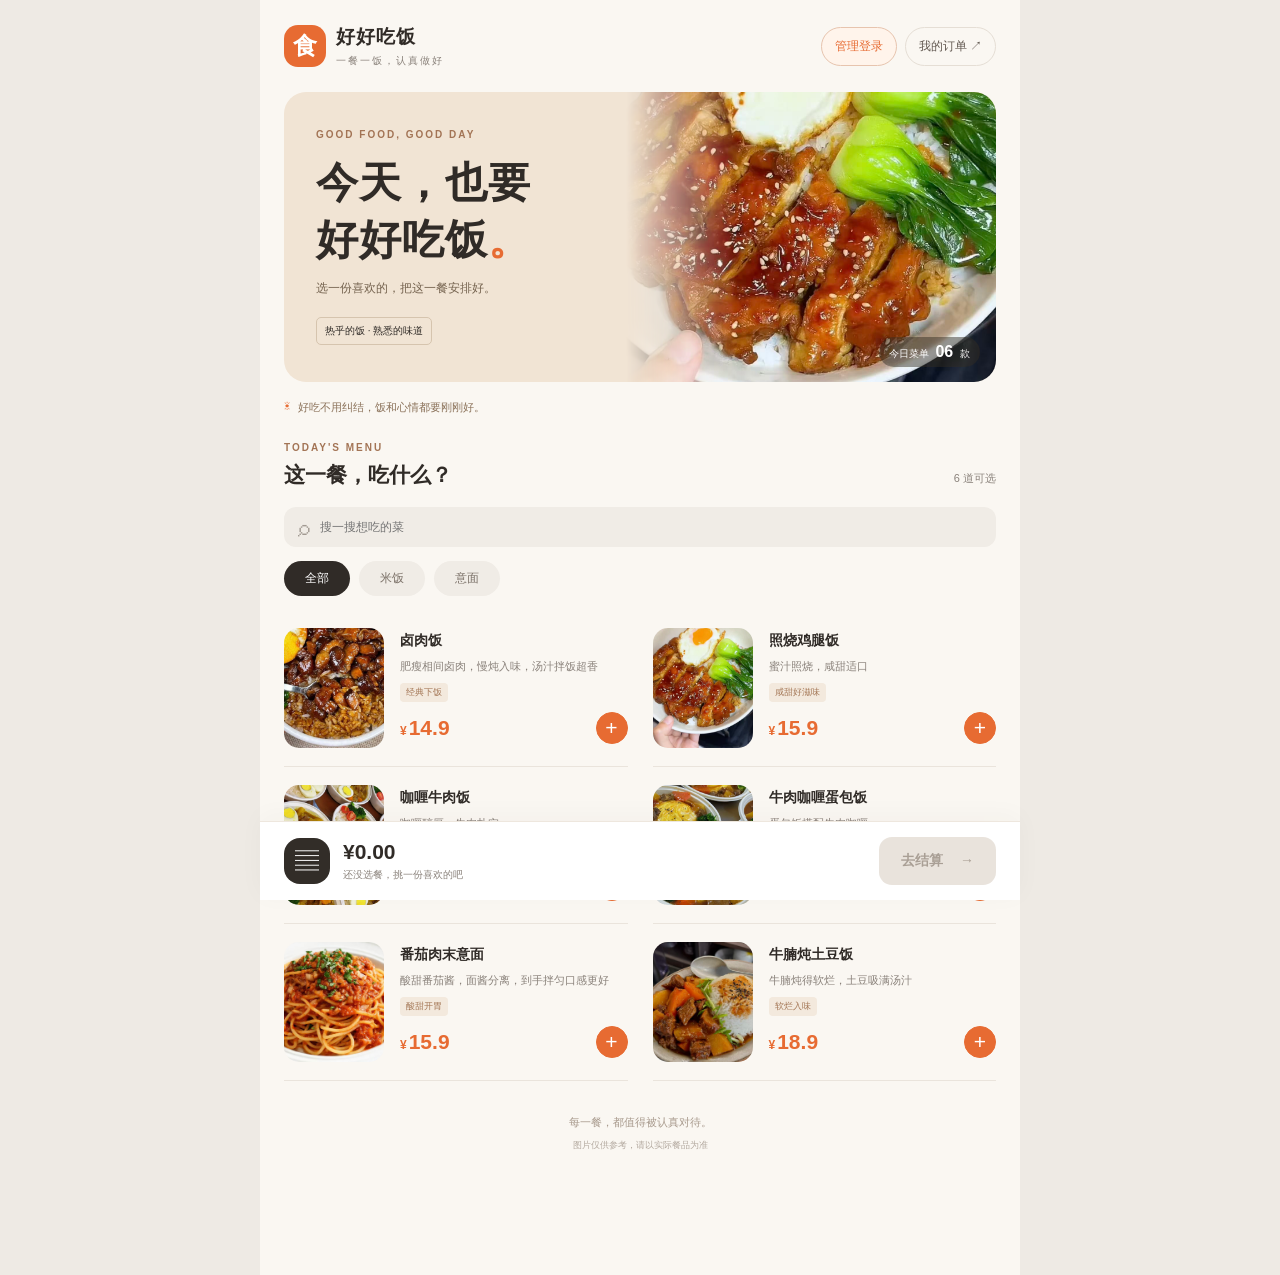
<file: index.html>
<!doctype html>
<html lang="zh-CN">
<head><meta charset="UTF-8"><meta name="viewport" content="width=device-width,initial-scale=1,viewport-fit=cover"><meta name="theme-color" content="#faf7f2"><title>好好吃饭 · 在线订餐</title><link rel="stylesheet" href="style.css"></head>
<body>
<div class="app">
<header><a class="brand" href="./"><span class="logo">食</span><span>好好吃饭<small>一餐一饭，认真做好</small></span></a><div class="header-actions"><a class="order-link admin-entry" href="/admin">管理登录</a><button class="order-link" id="orders">我的订单 ↗</button></div></header>
<main>
<section class="hero"><div class="hero-copy"><span class="eyebrow">GOOD FOOD, GOOD DAY</span><h1>今天，也要<br>好好吃饭<span>。</span></h1><p>选一份喜欢的，把这一餐安排好。</p><span class="hero-tag">热乎的饭 · 熟悉的味道</span></div><img src="2.jpg" alt="照烧鸡腿饭"><div class="hero-caption">今日菜单 <b>06</b> 款</div></section>
<div class="notice"><span>☀</span> 好吃不用纠结，饭和心情都要刚刚好。</div>
<section class="menu-head"><div><span class="eyebrow">TODAY'S MENU</span><h2>这一餐，吃什么？</h2></div><span id="resultCount">6 道可选</span></section>
<div class="tools"><label class="search"><span>⌕</span><input id="search" placeholder="搜一搜想吃的菜" aria-label="搜索菜品"></label><nav aria-label="菜品分类"><button class="active" data-category="全部">全部</button><button data-category="米饭">米饭</button><button data-category="意面">意面</button></nav></div>
<div id="menu" class="menu"></div><p class="footnote">每一餐，都值得被认真对待。<br><span>图片仅供参考，请以实际餐品为准</span></p>
</main>
<footer class="cartbar"><button id="cart" class="cart-icon" aria-label="查看已选菜品">▤<span id="badge" hidden>0</span></button><div class="cart-total"><strong id="total">¥0.00</strong><small id="quantity">还没选餐，挑一份喜欢的吧</small></div><button class="primary" id="checkout" disabled>去结算 <span>→</span></button></footer>
</div>
<dialog id="sheet"><div class="sheet-top"><h2 id="sheetTitle"></h2><button id="close" aria-label="关闭">×</button></div><div id="sheetBody"></div></dialog>
<div id="toast" role="status"></div>
<script src="app.js"></script></body></html>
</file>
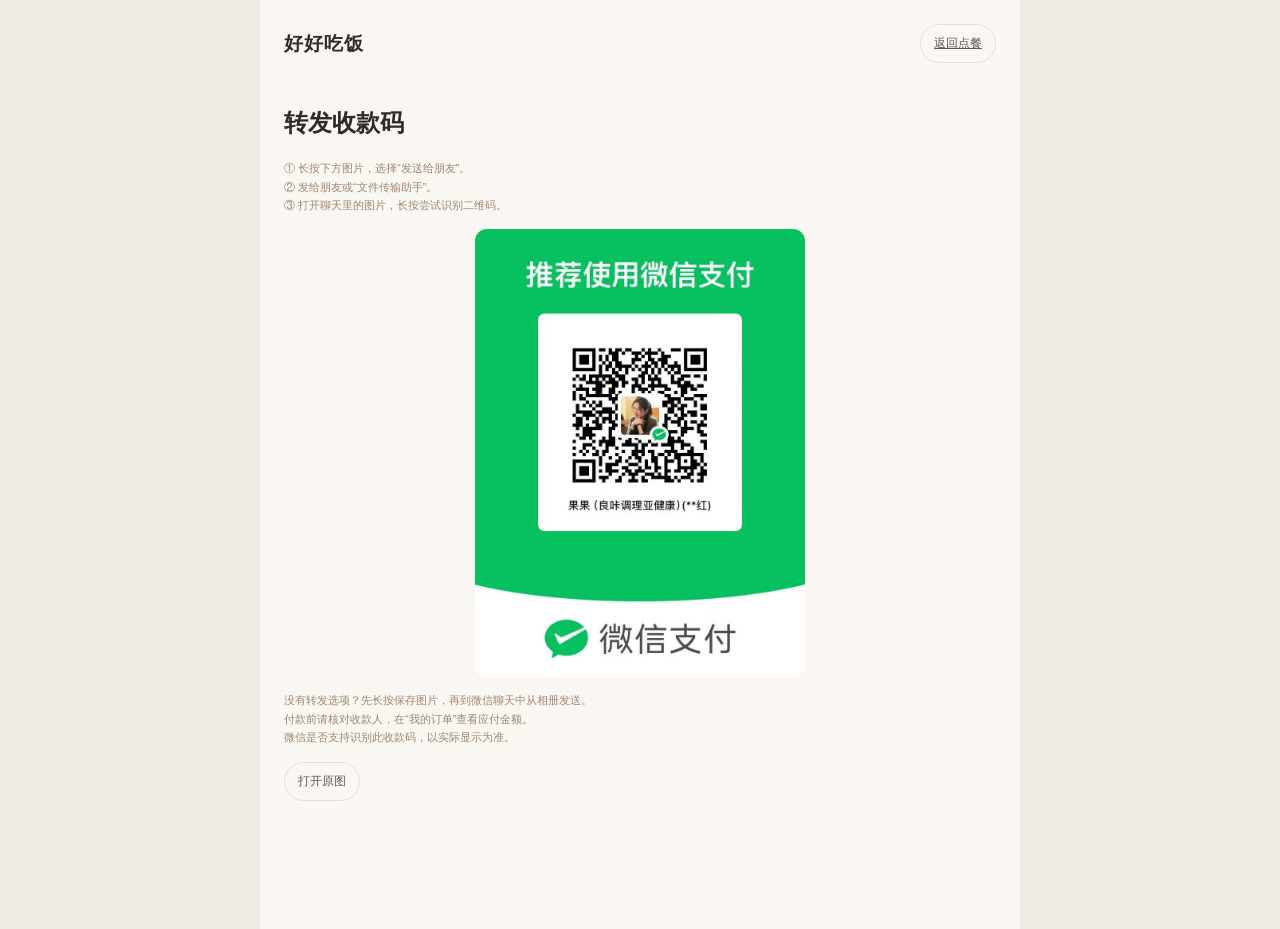
<file: payment-share.html>
<!doctype html><html lang="zh-CN"><head><meta charset="utf-8"><meta name="viewport" content="width=device-width,initial-scale=1"><title>转发微信收款码</title><link rel="stylesheet" href="/style.css"></head><body><div class="app"><header><a class="brand" href="/">好好吃饭</a><a class="order-link" href="/">返回点餐</a></header><main><h2>转发收款码</h2><p class="hint">① 长按下方图片，选择“发送给朋友”。<br>② 发给朋友或“文件传输助手”。<br>③ 打开聊天里的图片，长按尝试识别二维码。</p><img class="payment-code" src="/payment-code.jpg" alt="微信收款码"><p class="hint">没有转发选项？先长按保存图片，再到微信聊天中从相册发送。<br>付款前请核对收款人，在“我的订单”查看应付金额。<br>微信是否支持识别此收款码，以实际显示为准。</p><a class="order-link payment-open" href="/payment-code.jpg">打开原图</a></main></div></body></html>
</file>
<file: style.css>
:root{--orange:#e76b32;--ink:#302b27;--muted:#8a827b;--cream:#faf7f2}*{box-sizing:border-box}body{margin:0;background:#eeeae4;color:var(--ink);font-family:-apple-system,BlinkMacSystemFont,"Segoe UI","Microsoft YaHei",sans-serif}button,input,textarea,select{font:inherit}button,a,input{-webkit-tap-highlight-color:transparent}button{cursor:pointer}button:focus-visible,a:focus-visible{outline:3px solid #e9a17d;outline-offset:3px}.app{max-width:760px;margin:auto;background:var(--cream);min-height:100vh}header{display:flex;justify-content:space-between;align-items:center;padding:24px}.brand{display:flex;gap:10px;align-items:center;text-decoration:none;color:var(--ink);font-size:19px;font-weight:750;letter-spacing:1px}.brand small{display:block;font-size:10px;font-weight:400;color:var(--muted);letter-spacing:2px;margin-top:4px}.logo{background:var(--orange);color:white;width:42px;height:42px;border-radius:14px;display:grid;place-items:center;font-size:24px}.order-link{border:1px solid #e5ded5;background:transparent;border-radius:22px;padding:10px 13px;font-size:12px;color:#635a52}main{padding:0 24px 120px}.hero{height:255px;border-radius:22px;position:relative;overflow:hidden;background:#f1e4d4}.hero img{position:absolute;width:52%;height:100%;right:0;object-fit:cover;object-position:center 53%;mask-image:linear-gradient(to right,transparent,black 30%)}.hero-copy{position:relative;z-index:1;padding:28px 24px}.eyebrow{font-size:10px;letter-spacing:2px;color:#a37455;font-weight:650}h1{font-size:36px;line-height:1.35;letter-spacing:1px;margin:13px 0 8px;font-weight:850}h1 span{color:var(--orange)}.hero p{font-size:12px;color:#75634f}.hero-tag{display:inline-block;font-size:10px;border:1px solid #d6c4ae;border-radius:5px;padding:6px 8px;margin-top:8px}.hero-caption{position:absolute;bottom:15px;right:16px;color:#fff;font-size:10px;background:#342c227a;border-radius:20px;padding:6px 10px}.hero-caption b{font-size:16px;margin:0 4px}.notice{font-size:11px;color:#8b725a;padding:18px 0 22px;display:flex;gap:8px}.notice span{color:var(--orange)}.menu-head{display:flex;justify-content:space-between;align-items:end}.menu-head h2{font-size:21px;margin:6px 0 0}.menu-head>span{font-size:11px;color:var(--muted);padding-bottom:3px}.tools{margin:18px 0 6px}.search{display:flex;gap:8px;background:#f0ece6;border-radius:12px;padding:10px 14px;align-items:center;color:#a29a92}.search span{font-size:23px;line-height:20px}.search input{border:0;background:transparent;outline:none;width:100%;font-size:12px;color:var(--ink)}nav{display:flex;gap:9px;padding:14px 0 8px}nav button{border:0;border-radius:20px;background:#f0ece6;color:#7b7168;font-size:12px;padding:9px 21px}nav button.active{background:var(--ink);color:white}.dish{display:flex;gap:16px;padding:18px 0;border-bottom:1px solid #eae4dc}.dish-image{border:0;padding:0;background:none;flex-shrink:0;width:120px;height:120px;border-radius:15px;overflow:hidden}.dish-image img{width:100%;height:100%;object-fit:cover;object-position:50% 54%;transition:transform .3s}.dish-image:hover img{transform:scale(1.06)}.dish-info{flex:1;min-width:0;display:flex;flex-direction:column;justify-content:center}.dish h3{font-size:16px;margin:0 0 7px}.dish p{font-size:11px;line-height:1.7;color:var(--muted);margin:0}.tag{font-size:9px;color:#a47756;background:#f3e9dd;padding:3px 6px;align-self:start;border-radius:4px;margin-top:7px}.dish-bottom{display:flex;justify-content:space-between;align-items:center;margin-top:10px}.price{color:var(--orange);font-size:21px;font-weight:750}.price small{font-size:12px;margin-right:2px}.stepper{display:flex;gap:9px;align-items:center;font-size:13px}.stepper button{width:32px;height:32px;border-radius:50%;border:1px solid #e0d6cc;background:transparent;color:#9a8475;font-size:21px;line-height:1}.stepper .plus{background:var(--orange);color:white;border-color:var(--orange)}.footnote{text-align:center;color:#a99b8e;font-size:11px;line-height:2;margin:30px 0 0}.footnote span{font-size:9px;color:#b3a99f}.cartbar{position:fixed;bottom:0;left:50%;transform:translateX(-50%);width:100%;max-width:760px;background:#fff;display:flex;gap:13px;align-items:center;padding:15px 24px calc(15px + env(safe-area-inset-bottom));box-shadow:0 -5px 24px #49311b08;z-index:5;border-top:1px solid #eee7de}.cart-icon{position:relative;background:#322d28;color:#fff;border:0;border-radius:16px;width:46px;height:46px;font-size:24px}.cart-icon span{position:absolute;right:-4px;top:-5px;background:var(--orange);font-size:10px;border:2px solid #fff;border-radius:20px;padding:2px 5px}.cart-total{flex:1}.cart-total strong{display:block;font-size:21px}.cart-total small{font-size:10px;color:var(--muted);display:block;margin-top:4px}.primary{border:0;background:var(--orange);color:#fff;border-radius:13px;padding:15px 22px;font-size:14px;font-weight:650}.primary span{margin-left:13px}.primary:disabled{background:#e9e3dc;color:#a99f95;cursor:default}dialog{border:0;padding:24px;width:calc(100% - 24px);max-width:520px;max-height:88dvh;border-radius:24px;background:var(--cream);color:var(--ink)}dialog::backdrop{background:#30241975;backdrop-filter:blur(3px)}.sheet-top{display:flex;justify-content:space-between;align-items:center;margin-bottom:18px}.sheet-top h2{margin:0;font-size:21px}.sheet-top button{border:0;background:#ece5dd;border-radius:50%;width:32px;height:32px;font-size:24px;color:#786b60}.summary-row{display:flex;justify-content:space-between;gap:12px;padding:12px 0;border-bottom:1px solid #e9e1d8;font-size:13px}.summary-total{text-align:right;font-size:18px;font-weight:750;margin:16px 0}.field{display:block;font-size:12px;margin:15px 0;color:#74675b}.field input,.field textarea,.field select{display:block;width:100%;border:1px solid #e2d9cf;background:white;border-radius:10px;padding:12px;margin-top:7px;color:var(--ink);font-size:14px}.field textarea{resize:vertical;min-height:70px}.full{width:100%}.hint{font-size:11px;color:#9b8673;line-height:1.7}.empty{text-align:center;padding:40px 8px;color:var(--muted);font-size:13px}.order-card{background:white;border:1px solid #eee4da;border-radius:14px;padding:16px;margin-bottom:12px}.order-card h3{font-size:14px;margin:0 0 10px}.order-card p{font-size:12px;line-height:1.8;margin:5px 0;color:#817366}.detail-img{width:100%;max-height:280px;object-fit:cover;border-radius:14px;object-position:center 54%}#toast{position:fixed;bottom:110px;left:50%;transform:translateX(-50%);background:#302b27;color:#fff;border-radius:10px;font-size:12px;padding:12px 20px;z-index:20;opacity:0;pointer-events:none;transition:opacity .2s}#toast.show{opacity:1}@media(max-width:420px){header{padding:20px 18px}main{padding-left:18px;padding-right:18px}.hero{height:230px}.hero-copy{padding:23px 18px}h1{font-size:31px}.hero p{font-size:10px}.hero img{width:49%}.dish{gap:12px}.dish-image{width:105px;height:117px}.dish h3{font-size:15px}.cartbar{padding-left:18px;padding-right:18px;gap:10px}.primary{padding:15px 18px}.cart-total small{font-size:9px}}@media(min-width:650px){.menu{display:grid;grid-template-columns:1fr 1fr;gap:0 25px}.dish-image{width:100px;height:120px}.dish h3{font-size:14px}.hero{height:290px}.hero-copy{padding:32px}h1{font-size:42px}.hero img{object-position:50% 54%}}

.hero img{top:0}

.payment-panel{text-align:center;border:1px solid #e6dfd4;border-radius:16px;background:#fff;padding:18px 12px;margin:0 0 18px}.payment-panel h3{font-size:25px;margin:8px 0;color:var(--orange)}.payment-code{display:block;width:100%;max-width:330px;height:auto;margin:14px auto;border-radius:12px;user-select:auto;-webkit-touch-callout:default}.payment-open{display:inline-block;text-decoration:none;margin:4px 0 8px}

.share-payment-button{background:#07b85a;font-size:18px;font-weight:750;min-height:60px;margin:16px 0 8px;box-shadow:0 5px 16px #07b85a26}.share-payment-button:active{background:#069849}.share-payment-button:disabled{background:#8ccdaa;color:#fff}

.header-actions{display:flex;align-items:center;gap:8px;flex-shrink:0}.admin-entry{text-decoration:none;color:var(--orange);border-color:#e7c4ae;background:#fff4eb}@media(max-width:420px){header{gap:8px}.header-actions{gap:5px}.header-actions .order-link{font-size:11px;padding:9px 10px}.brand{font-size:17px;gap:7px}.brand small{font-size:9px;letter-spacing:1px}.logo{width:36px;height:36px}}

.batch-tools{display:flex;align-items:center;gap:10px;flex-wrap:wrap;margin:18px 0;font-size:12px}.batch-tools label{display:flex;align-items:center;gap:6px;min-height:40px}.batch-tools input,.order-check{width:19px;height:19px;accent-color:var(--orange);vertical-align:middle}.batch-tools span{color:var(--muted)}.danger{color:#bc4936;border-color:#eac6be}.batch-tools button:disabled{opacity:.45;cursor:default}.batch-tools [hidden]{display:none}
</file>
